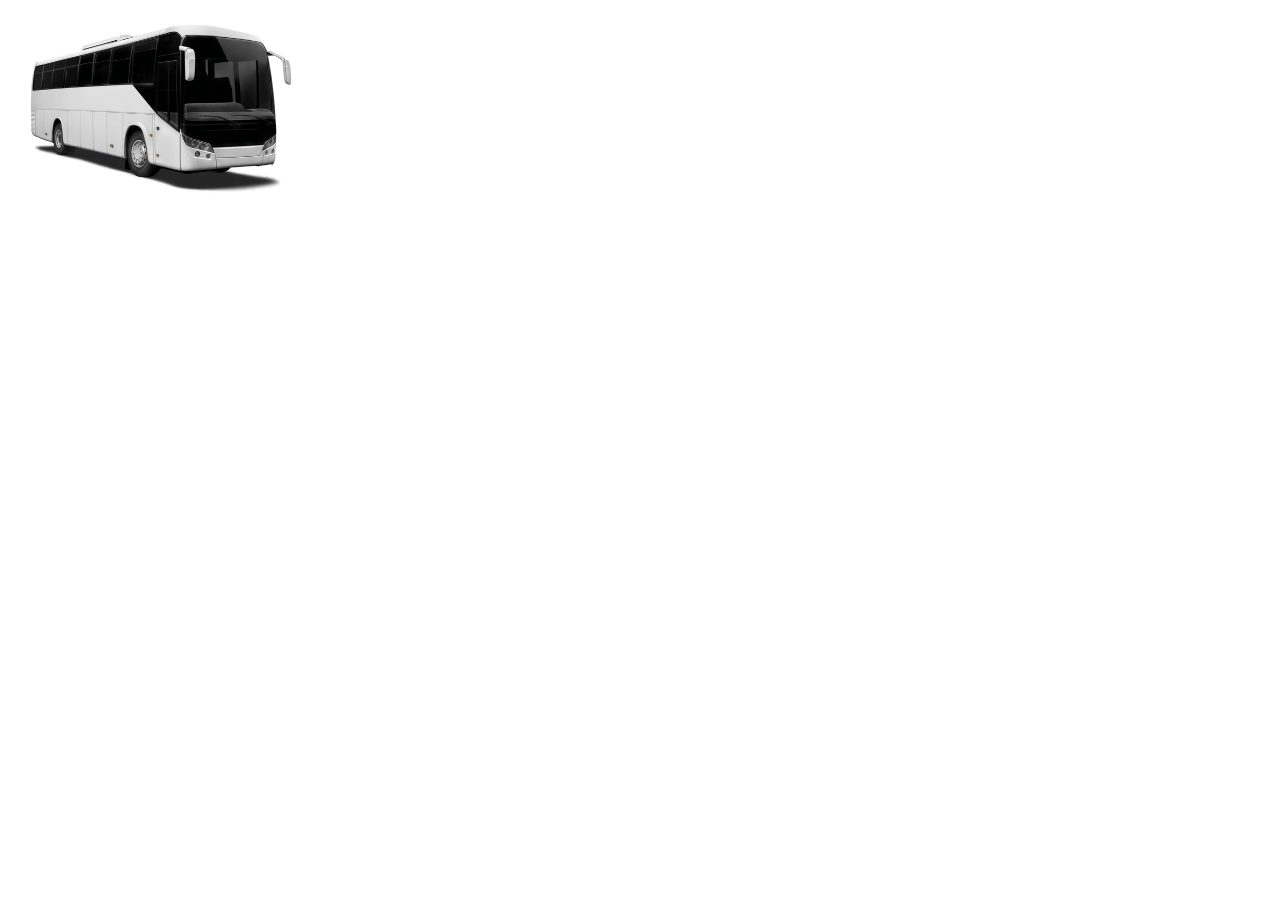
<file: practice.code/index.html>
<!DOCTYPE html>
<html lang="en">
<head>
    <meta charset="UTF-8">
    <meta name="viewport" content="width=device-width, initial-scale=1.0">
    <title>Document</title>
    <link rel="stylesheet" href="./CSS[Files]/style.css">
</head>
<body>
    <img src="../assets/WEBP[assets]/bus-1.webp" alt="Image to zoom" class="continuous-zoom">
</body>
</html>
</file>
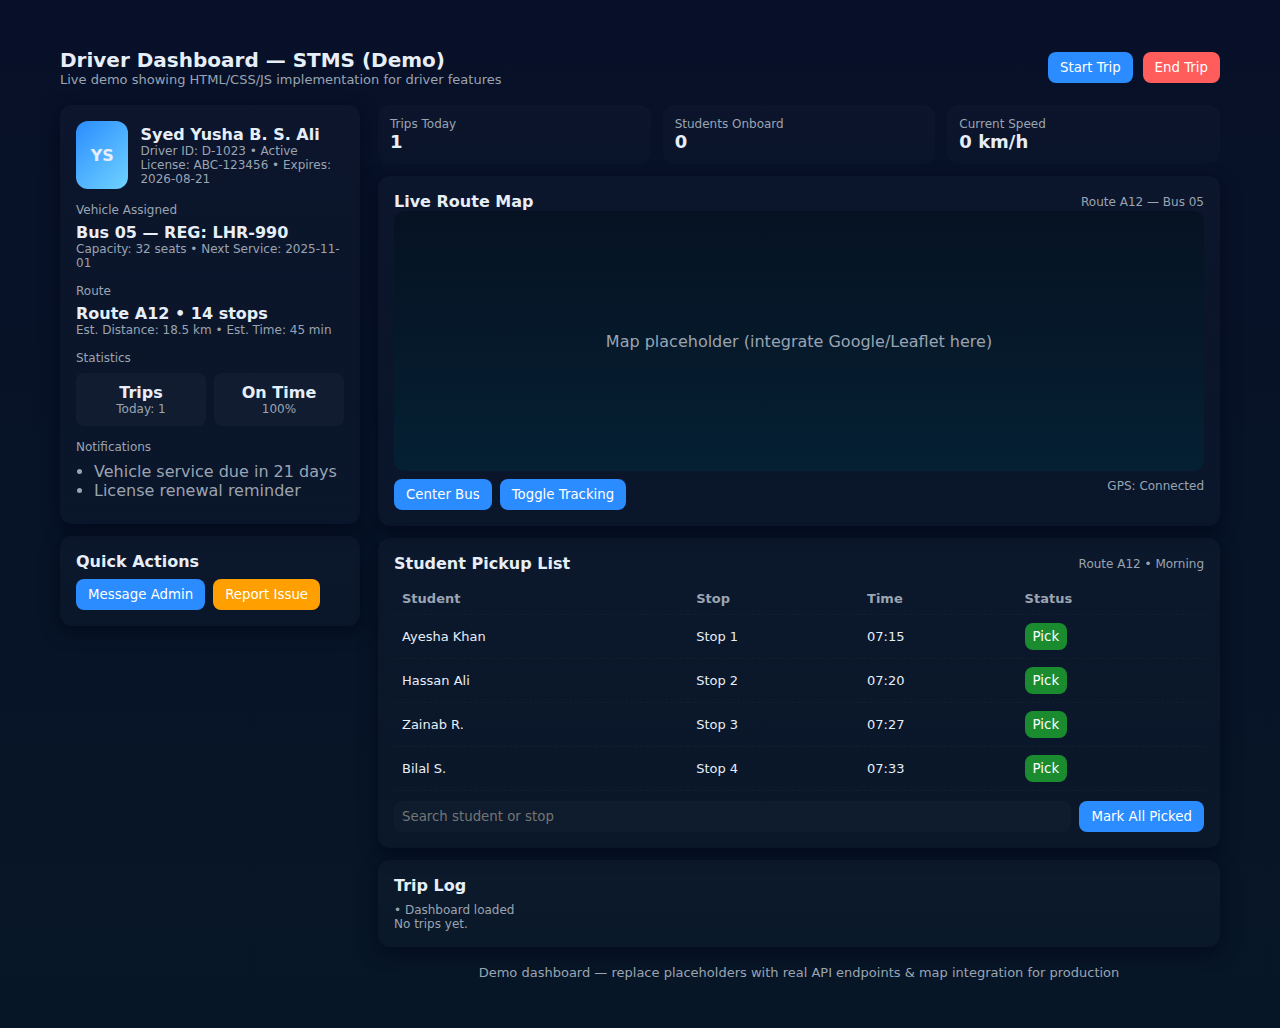
<file: practice.code/dash.html>
<!doctype html>
<html lang="en">
<head>
  <meta charset="utf-8" />
  <meta name="viewport" content="width=device-width,initial-scale=1" />
  <title>Driver Dashboard — STMS (Demo)</title>
  <style>
    :root{--bg:#0f1724;--card:#0b1220;--muted:#9aa4b2;--accent:#2b8cff;--glass:rgba(255,255,255,0.03)}
    *{box-sizing:border-box;font-family:Inter,ui-sans-serif,system-ui,Segoe UI,Roboto,'Helvetica Neue',Arial}
    body{margin:0;background:linear-gradient(180deg,#071028 0%, #071627 100%);color:#e6eef8}
    .container{max-width:1200px;margin:28px auto;padding:20px}
    header{display:flex;align-items:center;justify-content:space-between;margin-bottom:18px}
    h1{font-size:20px;margin:0}
    .top-actions{display:flex;gap:10px;align-items:center}
    .btn{background:var(--accent);border:none;padding:8px 12px;border-radius:8px;color:#fff;cursor:pointer}
    .grid{display:grid;grid-template-columns:300px 1fr;gap:18px}

    /* Left column */
    .card{background:linear-gradient(180deg, rgba(255,255,255,0.02), rgba(255,255,255,0.01));padding:16px;border-radius:12px;box-shadow:0 6px 18px rgba(2,6,23,0.6)}
    .profile{display:flex;gap:12px;align-items:center}
    .avatar{width:68px;height:68px;border-radius:12px;background:linear-gradient(135deg,#2b8cff,#6fd3ff);display:flex;align-items:center;justify-content:center;font-weight:700}
    .muted{color:var(--muted);font-size:13px}
    .section{margin-top:14px}
    .stat-row{display:flex;justify-content:space-between;gap:8px}
    .stat{flex:1;background:var(--glass);padding:10px;border-radius:8px;text-align:center}
    .small{font-size:12px}

    /* Right column */
    .dashboard-top{display:flex;gap:12px;margin-bottom:12px}
    .stats{display:flex;gap:12px;flex:1}
    .stat-card{flex:1;padding:12px;border-radius:12px;background:linear-gradient(180deg, rgba(255,255,255,0.02), rgba(255,255,255,0.01));}

    .map{height:260px;border-radius:10px;background:linear-gradient(180deg,#061222,#052033);display:flex;align-items:center;justify-content:center;color:var(--muted);}
    .controls{display:flex;gap:8px;margin-top:8px}

    table{width:100%;border-collapse:collapse;margin-top:10px}
    th,td{padding:8px;text-align:left;border-bottom:1px dashed rgba(255,255,255,0.03);font-size:13px}
    th{color:var(--muted);font-weight:600}

    .students-list{max-height:260px;overflow:auto}
    .pickup-btn{background:#1a8c2f;padding:6px 8px;border-radius:8px;color:#fff;border:none;cursor:pointer}
    .dropped{opacity:0.6;text-decoration:line-through}

    footer{margin-top:18px;text-align:center;color:var(--muted);font-size:13px}

    /* responsive */
    @media (max-width:900px){.grid{grid-template-columns:1fr}.dashboard-top{flex-direction:column}.map{height:200px}}
  </style>
</head>
<body>
  <div class="container">
    <header>
      <div>
        <h1>Driver Dashboard — STMS (Demo)</h1>
        <div class="muted">Live demo showing HTML/CSS/JS implementation for driver features</div>
      </div>
      <div class="top-actions">
        <button class="btn" id="startTripBtn">Start Trip</button>
        <button class="btn" id="endTripBtn" style="background:#ff5c5c">End Trip</button>
      </div>
    </header>

    <div class="grid">
      <aside>
        <div class="card">
          <div class="profile">
            <div class="avatar" id="driverInitial">YS</div>
            <div>
              <div style="font-weight:700">Syed Yusha B. S. Ali</div>
              <div class="muted small">Driver ID: D-1023 • Active</div>
              <div class="muted small">License: ABC-123456 • Expires: 2026-08-21</div>
            </div>
          </div>

          <div class="section">
            <div class="small muted">Vehicle Assigned</div>
            <div style="font-weight:700;margin-top:6px">Bus 05 — REG: LHR-990</div>
            <div class="muted small">Capacity: 32 seats • Next Service: 2025-11-01</div>
          </div>

          <div class="section">
            <div class="small muted">Route</div>
            <div style="font-weight:700;margin-top:6px">Route A12 • 14 stops</div>
            <div class="muted small">Est. Distance: 18.5 km • Est. Time: 45 min</div>
          </div>

          <div class="section">
            <div class="small muted">Statistics</div>
            <div class="stat-row" style="margin-top:8px">
              <div class="stat">
                <div style="font-weight:700">Trips</div>
                <div class="muted small">Today: <span id="tripsToday">1</span></div>
              </div>
              <div class="stat">
                <div style="font-weight:700">On Time</div>
                <div class="muted small" id="onTimePct">100%</div>
              </div>
            </div>
          </div>

          <div class="section">
            <div class="small muted">Notifications</div>
            <ul id="notifications" style="margin:8px 0;padding-left:18px;color:var(--muted)">
              <li>Vehicle service due in 21 days</li>
              <li>License renewal reminder</li>
            </ul>
          </div>
        </div>

        <div class="card" style="margin-top:12px">
          <div style="font-weight:700">Quick Actions</div>
          <div class="controls">
            <button class="btn" id="msgAdmin">Message Admin</button>
            <button class="btn" id="reportIssue" style="background:#ff9f00">Report Issue</button>
          </div>
        </div>
      </aside>

      <main>
        <div class="dashboard-top">
          <div class="stats">
            <div class="stat-card">
              <div class="small muted">Trips Today</div>
              <div style="font-weight:700;font-size:18px" id="statTrips">1</div>
            </div>
            <div class="stat-card">
              <div class="small muted">Students Onboard</div>
              <div style="font-weight:700;font-size:18px" id="statOnboard">0</div>
            </div>
            <div class="stat-card">
              <div class="small muted">Current Speed</div>
              <div style="font-weight:700;font-size:18px" id="statSpeed">0 km/h</div>
            </div>
          </div>
        </div>

        <div class="card">
          <div style="display:flex;justify-content:space-between;align-items:center">
            <div style="font-weight:700">Live Route Map</div>
            <div class="muted small">Route A12 — Bus 05</div>
          </div>
          <div class="map" id="mapPlaceholder">Map placeholder (integrate Google/Leaflet here)</div>
          <div class="controls">
            <button class="btn" id="centerMap">Center Bus</button>
            <button class="btn" id="toggleTracking">Toggle Tracking</button>
            <div style="flex:1"></div>
            <div class="muted small">GPS: <span id="gpsStatus">Connected</span></div>
          </div>
        </div>

        <div class="card" style="margin-top:12px">
          <div style="display:flex;justify-content:space-between;align-items:center">
            <div style="font-weight:700">Student Pickup List</div>
            <div class="muted small">Route A12 • Morning</div>
          </div>

          <div class="students-list">
            <table id="studentsTable">
              <thead>
                <tr><th>Student</th><th>Stop</th><th>Time</th><th>Status</th></tr>
              </thead>
              <tbody>
                <!-- rows injected by JS -->
              </tbody>
            </table>
          </div>

          <div style="display:flex;gap:8px;margin-top:10px">
            <input id="searchStudent" placeholder="Search student or stop" style="flex:1;padding:8px;border-radius:8px;border:none;background:rgba(255,255,255,0.02);color:#e6eef8" />
            <button class="btn" id="markAll">Mark All Picked</button>
          </div>
        </div>

        <div class="card" style="margin-top:12px">
          <div style="font-weight:700">Trip Log</div>
          <div class="muted small" id="tripLog" style="margin-top:8px;max-height:120px;overflow:auto;padding-right:6px">No trips yet.</div>
        </div>

        <footer>Demo dashboard — replace placeholders with real API endpoints & map integration for production</footer>
      </main>
    </div>
  </div>

  <script>
    // Sample data
    const students = [
      {id:1,name:'Ayesha Khan',stop:'Stop 1',time:'07:15',status:'waiting'},
      {id:2,name:'Hassan Ali',stop:'Stop 2',time:'07:20',status:'waiting'},
      {id:3,name:'Zainab R.',stop:'Stop 3',time:'07:27',status:'waiting'},
      {id:4,name:'Bilal S.',stop:'Stop 4',time:'07:33',status:'waiting'}
    ];

    const tbody = document.querySelector('#studentsTable tbody');
    const statOnboard = document.getElementById('statOnboard');
    const tripsToday = document.getElementById('tripsToday');
    const tripLog = document.getElementById('tripLog');
    const statSpeed = document.getElementById('statSpeed');

    function renderStudents(list){
      tbody.innerHTML = '';
      list.forEach(s=>{
        const tr = document.createElement('tr');
        tr.innerHTML = `<td class="${s.status==='dropped'?'dropped':''}">${s.name}</td><td>${s.stop}</td><td>${s.time}</td><td><button class=\"pickup-btn\" data-id=\"${s.id}\">${s.status==='picked'?'Picked':'Pick'}</button></td>`;
        tbody.appendChild(tr);
      });
      updateOnboardCount();
    }

    function updateOnboardCount(){
      const onboard = students.filter(s=>s.status==='picked').length;
      statOnboard.textContent = onboard;
      document.getElementById('statTrips').textContent = tripsToday.textContent;
    }

    renderStudents(students);

    // Delegated click for pickup buttons
    tbody.addEventListener('click',e=>{
      if(e.target.matches('.pickup-btn')){
        const id = Number(e.target.dataset.id);
        const s = students.find(x=>x.id===id);
        if(s.status==='waiting' || s.status==='picked'){ s.status = (s.status==='picked' ? 'waiting': 'picked'); }
        e.target.textContent = s.status==='picked' ? 'Picked' : 'Pick';
        if(s.status==='picked'){ e.target.parentElement.parentElement.querySelector('td').classList.remove('dropped'); }
        updateOnboardCount();
        logEvent(`${s.name} ${s.status==='picked' ? 'picked up' : 'set to waiting'}`);
      }
    });

    // Start/End Trip
    document.getElementById('startTripBtn').addEventListener('click',()=>{
      logEvent('Trip started at '+ new Date().toLocaleTimeString());
      tripsToday.textContent = Number(tripsToday.textContent)+1;
      document.getElementById('tripLog').scrollTop = document.getElementById('tripLog').scrollHeight;
      simulateSpeed();
    });
    document.getElementById('endTripBtn').addEventListener('click',()=>{
      logEvent('Trip ended at '+ new Date().toLocaleTimeString());
      stopSpeedSimulation();
    });

    function logEvent(txt){
      const p = document.createElement('div');
      p.textContent = `• ${txt}`;
      tripLog.prepend(p);
    }

    // Search
    document.getElementById('searchStudent').addEventListener('input',e=>{
      const q = e.target.value.toLowerCase();
      renderStudents(students.filter(s=>s.name.toLowerCase().includes(q) || s.stop.toLowerCase().includes(q)));
    });

    document.getElementById('markAll').addEventListener('click',()=>{
      students.forEach(s=> s.status='picked');
      renderStudents(students);
      logEvent('All students marked as picked');
    });

    // Fake GPS / speed simulation
    let speedTimer = null;
    function simulateSpeed(){
      if(speedTimer) return;
      speedTimer = setInterval(()=>{
        const sp = Math.floor(Math.random()*50)+10; // 10-60 km/h
        statSpeed.textContent = sp+ ' km/h';
      },1500);
    }
    function stopSpeedSimulation(){
      clearInterval(speedTimer); speedTimer = null; statSpeed.textContent = '0 km/h';
    }

    // Buttons
    document.getElementById('msgAdmin').addEventListener('click',()=>alert('Message to admin: (demo)'));
    document.getElementById('reportIssue').addEventListener('click',()=>{
      const issue = prompt('Describe the issue');
      if(issue){logEvent('Issue reported: '+issue); alert('Issue reported to admin (demo)');}
    });

    // small UI nicety: toggle tracking
    let tracking = true;
    document.getElementById('toggleTracking').addEventListener('click',()=>{
      tracking = !tracking; document.getElementById('gpsStatus').textContent = tracking? 'Connected':'Disconnected';
    });

    // initial log
    logEvent('Dashboard loaded');
  </script>
</body>
</html>
</file>
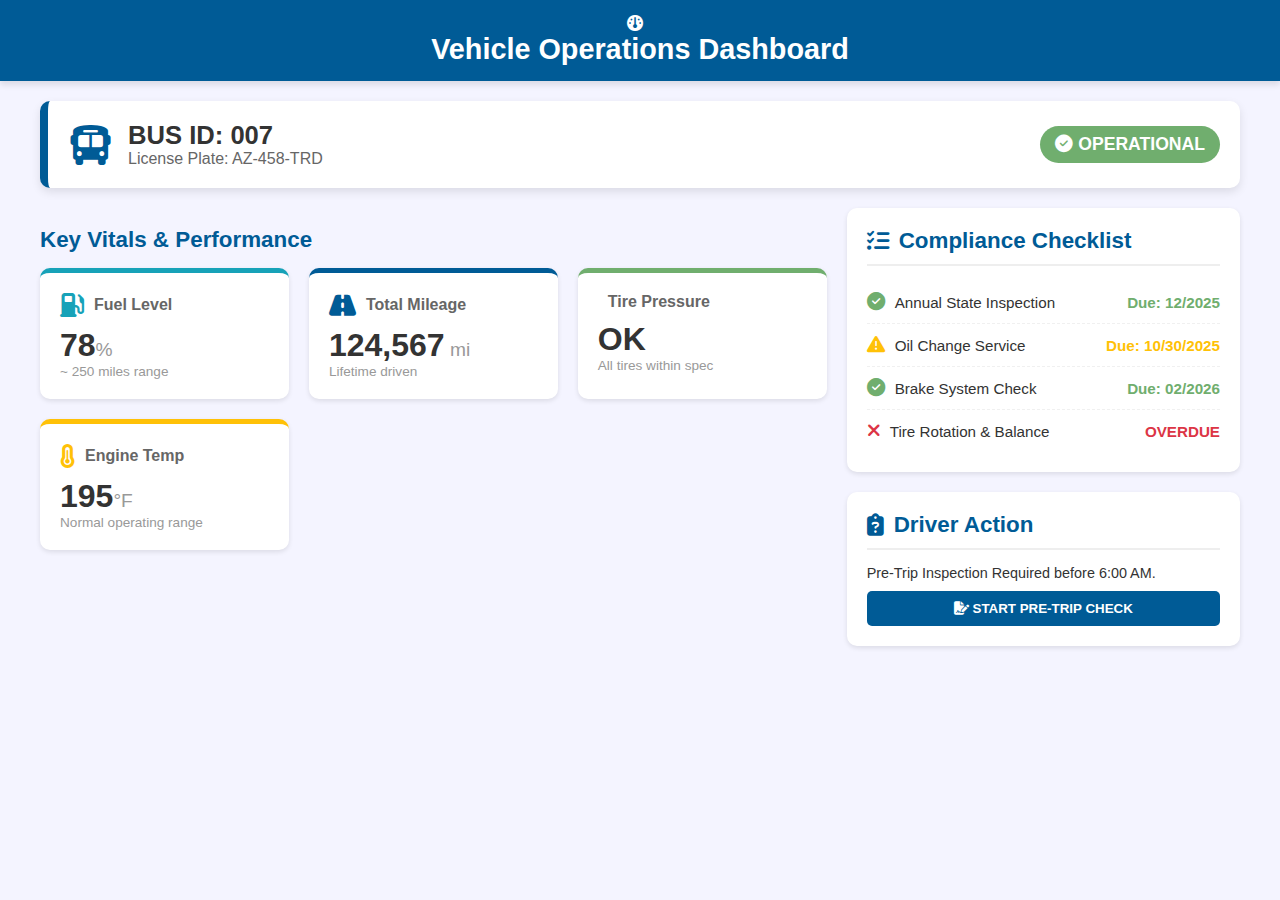
<file: practice.code/i.html>
<!DOCTYPE html>
<html lang="en">
<head>
    <meta charset="UTF-8">
    <meta name="viewport" content="width=device-width, initial-scale=1.0">
    <title>Vehicle Maintenance Dashboard</title>
    <!-- Load Font Awesome Icons -->
    <link rel="stylesheet" href="https://cdnjs.cloudflare.com/ajax/libs/font-awesome/6.5.2/css/all.min.css">
    
    <style>
        /* === Color Variables and Base Styles (Consistent with Schedule) === */
        :root {
            --color-primary: #005B96;    /* Dark Blue */
            --color-secondary: #70AE6E;  /* Green (Success) */
            --color-warning: #FFC107;    /* Yellow/Orange (Planned) */
            --color-danger: #DC3545;     /* Red (Cancelled) */
            --color-info: #17A2B8;       /* Light Blue (En Route) */
            --color-text-dark: #333;
            --color-background: #f4f4ff;
        }

        body {
            font-family: Arial, sans-serif;
            margin: 0;
            padding: 0;
            background-color: var(--color-background);
            color: var(--color-text-dark);
            min-height: 100vh;
        }

        .container {
            max-width: 1200px;
            margin: 20px auto;
            padding: 0 15px;
        }

        /* === Header === */
        .header {
            background-color: var(--color-primary);
            color: white;
            padding: 15px 0;
            text-align: center;
            box-shadow: 0 4px 6px rgba(0, 0, 0, 0.1);
            margin-bottom: 20px;
        }

        .header h1 {
            margin: 0;
            font-size: 1.8em;
            font-weight: bold;
        }

        /* === Vehicle Card (Top Section) === */
        .vehicle-card {
            background-color: white;
            padding: 20px;
            border-radius: 10px;
            box-shadow: 0 4px 10px rgba(0, 0, 0, 0.1);
            margin-bottom: 20px;
            display: flex;
            align-items: center;
            justify-content: space-between;
            flex-wrap: wrap;
            gap: 15px;
            border-left: 8px solid var(--color-primary);
        }

        .vehicle-id {
            display: flex;
            align-items: center;
        }

        .vehicle-id i {
            font-size: 2.5em;
            color: var(--color-primary);
            margin-right: 15px;
        }

        .vehicle-id h2 {
            margin: 0;
            font-size: 1.6em;
            font-weight: bold;
        }

        .vehicle-status {
            font-size: 1.1em;
            font-weight: 600;
            padding: 8px 15px;
            border-radius: 20px;
            text-transform: uppercase;
        }

        .status-ready {
            background-color: var(--color-secondary);
            color: white;
        }
        
        /* === Main Content Grid (KPIs and Alerts) === */
        .main-grid {
            display: flex;
            gap: 20px;
            flex-wrap: wrap;
        }

        .kpi-section {
            flex: 2; /* Takes up 60% of space on desktop */
            min-width: 300px;
        }

        .alert-section {
            flex: 1; /* Takes up 40% of space on desktop */
            min-width: 300px;
        }

        /* === KPI Card Styling === */
        .kpi-grid {
            display: grid;
            grid-template-columns: repeat(auto-fit, minmax(200px, 1fr));
            gap: 20px;
        }

        .kpi-card {
            background-color: white;
            padding: 20px;
            border-radius: 10px;
            box-shadow: 0 2px 5px rgba(0, 0, 0, 0.1);
            border-top: 5px solid var(--color-primary);
        }

        .kpi-card-header {
            display: flex;
            align-items: center;
            margin-bottom: 10px;
        }

        .kpi-card-header i {
            font-size: 1.5em;
            color: var(--color-primary);
            margin-right: 10px;
        }

        .kpi-card h3 {
            margin: 0;
            font-size: 1em;
            font-weight: 600;
            color: #666;
        }

        .kpi-value {
            font-size: 2em;
            font-weight: bold;
            color: var(--color-text-dark);
            margin-top: 5px;
        }
        
        .kpi-value small {
            font-size: 0.6em;
            font-weight: normal;
            color: #999;
        }

        /* === Alerts/Compliance Card Styling === */
        .alert-card {
            background-color: white;
            padding: 20px;
            border-radius: 10px;
            box-shadow: 0 2px 5px rgba(0, 0, 0, 0.1);
            margin-bottom: 20px;
        }

        .alert-card h2 {
            font-size: 1.4em;
            color: var(--color-primary);
            border-bottom: 2px solid #eee;
            padding-bottom: 10px;
            margin-top: 0;
            margin-bottom: 15px;
            display: flex;
            align-items: center;
        }

        .alert-card h2 i {
            margin-right: 10px;
        }

        .alert-item {
            display: flex;
            align-items: center;
            padding: 10px 0;
            border-bottom: 1px dashed #f0f0f0;
            font-size: 0.95em;
        }

        .alert-item:last-child {
            border-bottom: none;
        }

        .alert-icon {
            font-size: 1.2em;
            margin-right: 10px;
        }

        .alert-text {
            flex-grow: 1;
        }

        .alert-item-status {
            font-weight: bold;
        }
        
        .status-ok { color: var(--color-secondary); }
        .status-due { color: var(--color-warning); }
        .status-overdue { color: var(--color-danger); }

        /* === Mobile Adjustments === */
        @media (max-width: 768px) {
            .vehicle-card {
                flex-direction: column;
                align-items: flex-start;
            }

            .main-grid {
                flex-direction: column;
            }

            .kpi-section, .alert-section {
                min-width: 100%;
            }
        }
    </style>
</head>
<body>

    <div class="header">
        <i class="fa-solid fa-gauge" style="margin-right: 10px;"></i>
        <h1>Vehicle Operations Dashboard</h1>
    </div>

    <div class="container">
        
        <!-- 1. VEHICLE IDENTIFICATION CARD -->
        <div class="vehicle-card">
            <div class="vehicle-id">
                <i class="fa-solid fa-bus"></i>
                <div>
                    <h2>BUS ID: 007</h2>
                    <p style="margin: 0; color: #666;">License Plate: AZ-458-TRD</p>
                </div>
            </div>
            <div class="vehicle-status status-ready">
                <i class="fa-solid fa-circle-check"></i> OPERATIONAL
            </div>
        </div>

        <!-- 2. MAIN CONTENT GRID (KPIs and Alerts) -->
        <div class="main-grid">
            
            <!-- KPI SECTION -->
            <div class="kpi-section">
                <h2 style="font-size: 1.4em; color: var(--color-primary); margin-bottom: 15px;">Key Vitals & Performance</h2>
                <div class="kpi-grid">
                    
                    <!-- KPI 1: Fuel Level -->
                    <div class="kpi-card" style="border-top-color: var(--color-info);">
                        <div class="kpi-card-header">
                            <i class="fa-solid fa-gas-pump" style="color: var(--color-info);"></i>
                            <h3>Fuel Level</h3>
                        </div>
                        <div class="kpi-value">78<small>%</small></div>
                        <p style="margin: 0; font-size: 0.85em; color: #999;">~ 250 miles range</p>
                    </div>

                    <!-- KPI 2: Total Odometer -->
                    <div class="kpi-card" style="border-top-color: var(--color-primary);">
                        <div class="kpi-card-header">
                            <i class="fa-solid fa-road" style="color: var(--color-primary);"></i>
                            <h3>Total Mileage</h3>
                        </div>
                        <div class="kpi-value">124,567<small> mi</small></div>
                        <p style="margin: 0; font-size: 0.85em; color: #999;">Lifetime driven</p>
                    </div>

                    <!-- KPI 3: Tire Pressure -->
                    <div class="kpi-card" style="border-top-color: var(--color-secondary);">
                        <div class="kpi-card-header">
                            <i class="fa-solid fa-tire" style="color: var(--color-secondary);"></i>
                            <h3>Tire Pressure</h3>
                        </div>
                        <div class="kpi-value">OK</div>
                        <p style="margin: 0; font-size: 0.85em; color: #999;">All tires within spec</p>
                    </div>

                    <!-- KPI 4: Engine Temperature -->
                    <div class="kpi-card" style="border-top-color: var(--color-warning);">
                        <div class="kpi-card-header">
                            <i class="fa-solid fa-temperature-three-quarters" style="color: var(--color-warning);"></i>
                            <h3>Engine Temp</h3>
                        </div>
                        <div class="kpi-value">195<small>°F</small></div>
                        <p style="margin: 0; font-size: 0.85em; color: #999;">Normal operating range</p>
                    </div>
                </div>
            </div>

            <!-- ALERTS AND COMPLIANCE SECTION -->
            <div class="alert-section">
                
                <!-- Compliance Card -->
                <div class="alert-card">
                    <h2><i class="fa-solid fa-list-check"></i> Compliance Checklist</h2>
                    
                    <!-- Item 1: State Inspection -->
                    <div class="alert-item">
                        <span class="alert-icon status-ok"><i class="fa-solid fa-circle-check"></i></span>
                        <span class="alert-text">Annual State Inspection</span>
                        <span class="alert-item-status status-ok">Due: 12/2025</span>
                    </div>

                    <!-- Item 2: Oil Change -->
                    <div class="alert-item">
                        <span class="alert-icon status-due"><i class="fa-solid fa-triangle-exclamation"></i></span>
                        <span class="alert-text">Oil Change Service</span>
                        <span class="alert-item-status status-due">Due: 10/30/2025</span>
                    </div>

                    <!-- Item 3: Brake Check -->
                    <div class="alert-item">
                        <span class="alert-icon status-ok"><i class="fa-solid fa-circle-check"></i></span>
                        <span class="alert-text">Brake System Check</span>
                        <span class="alert-item-status status-ok">Due: 02/2026</span>
                    </div>

                    <!-- Item 4: Tire Rotation -->
                    <div class="alert-item">
                        <span class="alert-icon status-overdue"><i class="fa-solid fa-xmark"></i></span>
                        <span class="alert-text">Tire Rotation & Balance</span>
                        <span class="alert-item-status status-overdue">OVERDUE</span>
                    </div>
                </div>

                <!-- Driver Notes/Pre-Trip Card -->
                <div class="alert-card">
                    <h2><i class="fa-solid fa-clipboard-question"></i> Driver Action</h2>
                    <p style="font-size: 0.9em; margin-bottom: 10px;">Pre-Trip Inspection Required before 6:00 AM.</p>
                    <button style="display: block; width: 100%; padding: 10px; background-color: var(--color-primary); color: white; border: none; border-radius: 5px; font-weight: bold; cursor: pointer; transition: background-color 0.2s;">
                        <i class="fa-solid fa-file-signature"></i> START PRE-TRIP CHECK
                    </button>
                </div>

            </div>

        </div>

    </div>

</body>
</html>
</file>
<file: practice.code/CSS[Files]/style.css>
/* Define the animation sequence */
@keyframes zoomLoop {
  0% {
    transform: scale(1);   
  }
  50% {
    transform: scale(1.1); 
  }
  100% {
    transform: scale(1);   
  }
}

.continuous-zoom {
  width: 300px;
  height: 200px;
  animation: zoomLoop 5s ease-in-out infinite alternate; 
}
</file>
